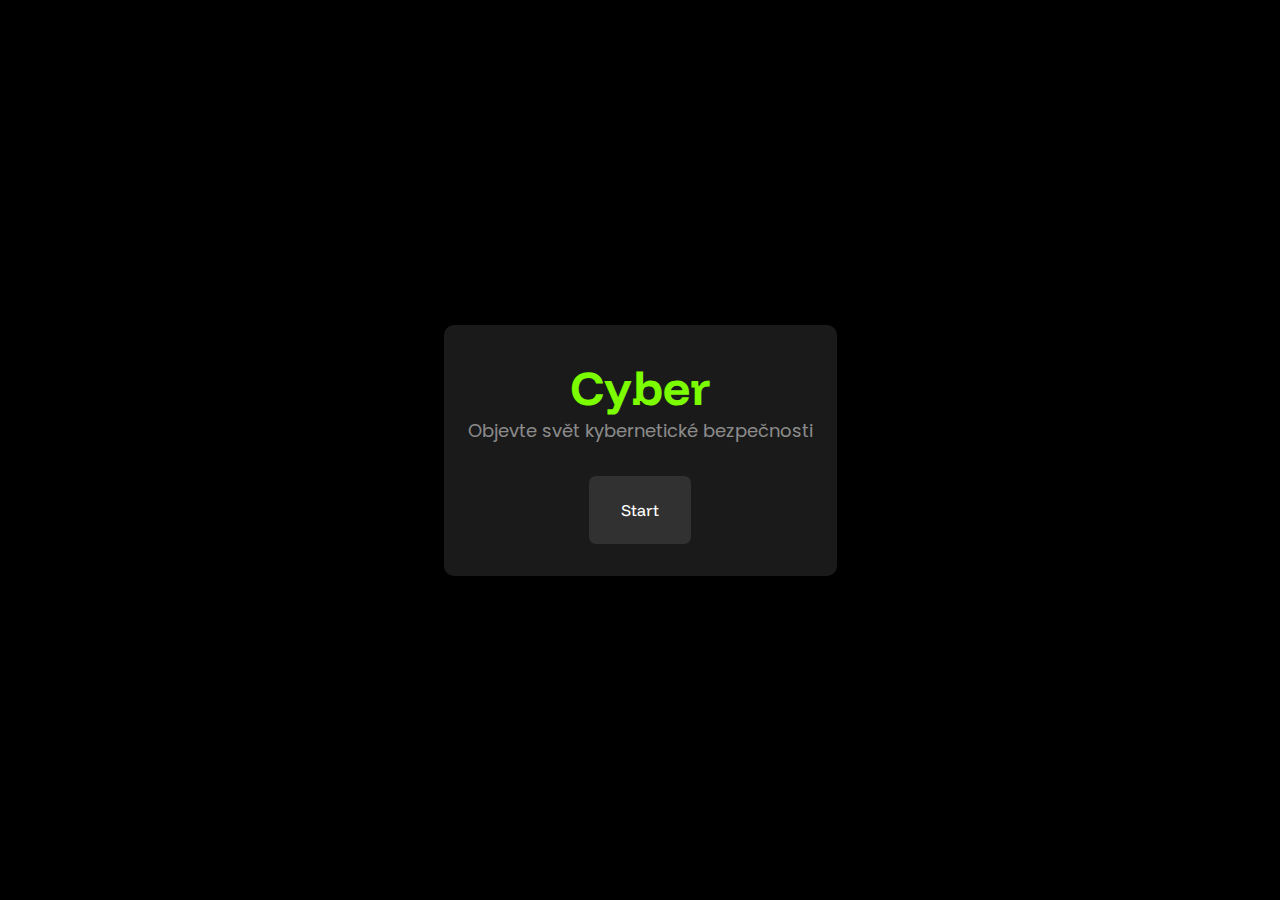
<file: index.html>
<!DOCTYPE html>
<html lang="en">
  <head>
    <meta charset="UTF-8" />
    <meta name="viewport" content="width=device-width, initial-scale=1.0" />
    <title>Cyber | Jak na phishingové e-maily</title>
    <link rel="stylesheet" href="menu.css" />
    <link rel="shortcut icon" href="/assets/logo.png" type="image/x-icon" />

    <link rel="preconnect" href="https://fonts.googleapis.com" />
    <link rel="preconnect" href="https://fonts.gstatic.com" crossorigin />
    <link
      href="https://fonts.googleapis.com/css2?family=Poppins:ital,wght@0,100;0,200;0,300;0,400;0,500;0,600;0,700;0,800;0,900;1,100;1,200;1,300;1,400;1,500;1,600;1,700;1,800;1,900&display=swap"
      rel="stylesheet"
    />

    <link rel="preconnect" href="https://fonts.googleapis.com" />
    <link rel="preconnect" href="https://fonts.gstatic.com" crossorigin />
    <link
      href="https://fonts.googleapis.com/css2?family=Funnel+Display:wght@300..800&display=swap"
      rel="stylesheet"
    />
  </head>
  <body>
    <div id="container">
      <div>
        <h1>Cyber</h1>
        <p>Objevte svět kybernetické bezpečnosti</p>
      </div>
      <a id="starter" href="/email.html"><button>Start</button></a>
    </div>
    <!-- <div id="one" class="dot"></div>
    <div id="two" class="dot"></div>
    <div id="container">
      <div id="top">
        <h1 id="logo">Cyber</h1>
        <div id="navwrapper">
          <nav>
            <ul>
              <li>Neco</li>
              <li>Neco</li>
              <li>Neoc</li>
              <li>Neoc</li>
            </ul>
          </nav>
        </div>
      </div>

      <ul>
        <li><a href="web.html">Start</a></li>
      </ul>
      <div id="main">
        <div id="contetnt">
          <h1>Objevte svět kybernetické bezpečnosti</h1>
          <button>Začít</button>
        </div>
        <div id="imgContainer">
          <img src="/assets/mainImg.png " alt="" />
        </div>
      </div>
      <div id="bottomwrapper"></div>
    </div> -->
    <script src="levels.js"></script>
  </body>
</html>
</file>
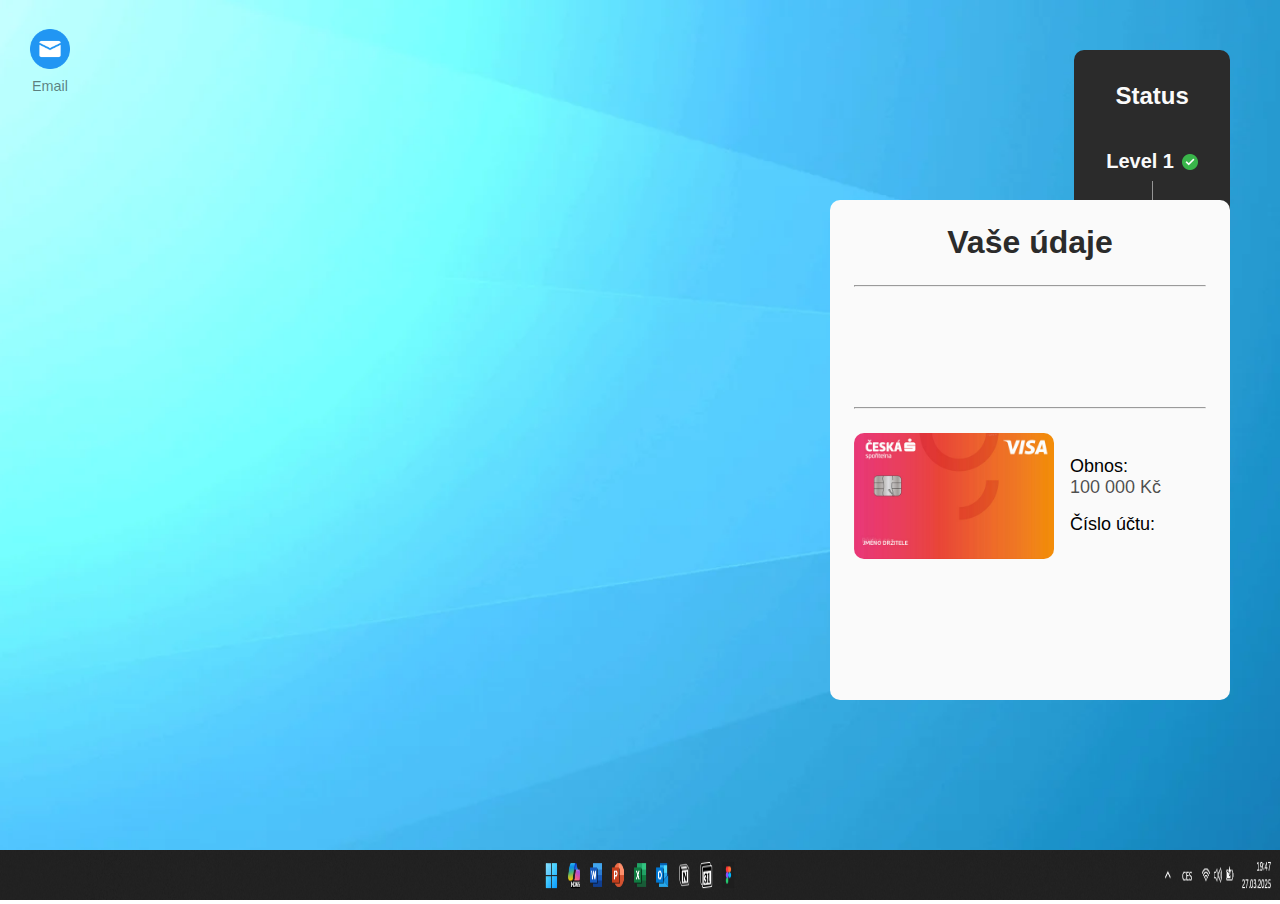
<file: desktop.html>
<!DOCTYPE html>
<html lang="en">
  <head>
    <meta charset="UTF-8" />
    <meta name="viewport" content="width=device-width, initial-scale=1.0" />
    <title>Tapeta</title>
    <link rel="stylesheet" href="desktop.css" />

    <link rel="preconnect" href="https://fonts.googleapis.com" />
    <link rel="preconnect" href="https://fonts.gstatic.com" crossorigin />
    <link
      href="https://fonts.googleapis.com/css2?family=Poppins:ital,wght@0,100;0,200;0,300;0,400;0,500;0,600;0,700;0,800;0,900;1,100;1,200;1,300;1,400;1,500;1,600;1,700;1,800;1,900&display=swap"
      rel="stylesheet"
    />

    <link rel="preconnect" href="https://fonts.googleapis.com" />
    <link rel="preconnect" href="https://fonts.gstatic.com" crossorigin />
    <link
      href="https://fonts.googleapis.com/css2?family=Funnel+Display:wght@300..800&display=swap"
      rel="stylesheet"
    />
  </head>
  <body>
    <div id="main">
      <div id="appsColumn">
        <div class="container">
          <a href="email.html">
            <button id="emailIcon">
              <img src="/assets/mail.png" alt="" />
            </button>
          </a>
          <span>Email</span>
        </div>
      </div>
      <div id="timeline">
        <h2>Status</h2>
        <div class="levels">
          <h5 id="levelOne">Level 1</h5>
          <img src="/assets/mark.png" alt="" />
        </div>
        <div class="pipe"></div>
        <div class="levels">
          <h5 id="levelTwo">Level 2</h5>
          <!-- <img  src="/assets/mark.png" alt="" /> -->
        </div>
        <div class="pipe"></div>
        <div class="levels">
          <h5 id="levelThree">Level 3</h5>
          <!-- <img src="/assets/mark.png" alt="" /> -->
        </div>
      </div>
      <div id="info">
        <h1>Vaše údaje</h1>
        <hr />
        <span id="name"></span>
        <span id="surname"></span>
        <span id="email"></span>
        <span id="password"></span>
        <hr />
        <div id="cardWrapper">
          <img id="visa" src="/assets/visa.jpg" alt="" />
          <div id="infoCardWrapper">
            <div>
              <span>Obnos:</span>
              <span class="small" id="Obnos">100 000 Kč</span>
            </div>
            <div>
              <span>Číslo účtu:</span>
              <span class="small" id="cislo_uctu"></span>
            </div>
          </div>
        </div>
      </div>
    </div>
    <div id="navbar">
      <img src="/assets/taskbar.png" alt="" />
    </div>
    <script src="desktop.js"></script>
    <script src="fill.js"></script>
  </body>
</html>
</file>
<file: menu.css>
* {
  padding: 0;
  margin: 0;
  box-sizing: border-box;
}

body {
  font-family: "Poppins", sans-serif;
  font-weight: 400;
  background-color: #000;
  height: 100vh;
  display: flex;
  justify-content: center;
  align-items: center;
}

#container {
  background-color: rgba(255, 255, 255, 0.1);
  padding: 32px 24px;
  border-radius: 10px;
  display: flex;
  flex-direction: column;
  justify-content: space-between;
  align-items: center;
  gap: 32px;
}

h1 {
  font-family: "Funnel Display", sans-serif;
  color: lawngreen;
  font-size: 3rem;
  text-align: center;
}

p {
  color: rgba(255, 255, 255, 0.5);
  font-size: 1.125rem;
  text-align: center;
}

button {
  padding: 24px 32px;
  font-size: 1rem;
  font-family: "Funnel Display", sans-serif;
  color: #fff;
  background-color: rgba(255, 255, 255, 0.1);
  border: none;
  border-radius: 7px;
  cursor: pointer;
}

a button {
  padding: 24px 32px;
  font-size: 1rem;
  font-family: "Funnel Display", sans-serif;
  color: #fff;
  cursor: pointer;
  text-decoration: none;
}
/* #container {
  background-color: rgba(255, 255, 255, 0.1);
  height: 80%;
  width: 100%;
  padding: 24px;
  z-index: 2;
  border-radius: 50px;
  position: relative;
  display: flex;
  flex-direction: column;
  justify-content: space-between;
}

#top {
  width: 100%;
  display: flex;
  justify-content: space-between;
}

#navwrapper {
  position: relative;
  top: -25px;
  right: -25px;
  width: 60%;
  height: 100px;

  z-index: 3;
  background-color: #000;

  padding: 16px 64px;
  border-radius: 0 0 0 15px;
}

#navwrapper::after {
  content: "";
  background-color: transparent;
  position: absolute;
  top: 0;
  border-radius: 0 15px 0 0;
  box-shadow: 4.4px -4.5px rgb(0, 0, 0);

  left: -20px;
  height: 20px;
  width: 20px;
}

#navwrapper::before {
  content: "";
  position: absolute;

  border-radius: 0 15px 0 0;
  box-shadow: 4.4px -4.5px rgb(0, 0, 0);

  right: 3px;
  bottom: -20px;
  width: 20px;
  height: 20px;
}

#bottomwrapper {
  position: relative;
  bottom: -25px;
  right: -25px;
  width: 40%;
  height: 150px;

  z-index: 3;
  background-color: #000;

  padding: 16px 64px;
  border-radius: 15px 0 0 0;

  align-self: flex-end;
}

#bottomwrapper::after {
  content: "";
  background-color: transparent;
  position: absolute;
  top: 0;
  border-radius: 15px 0 0 0;
  box-shadow: 4.4px 0 rgb(0, 0, 0);

  left: 0;
  height: 20px;
  width: 20px;
}

#bottomwrapper::before {
  content: "";
  position: absolute;

  border-radius: 0 0 15px 0;
  box-shadow: 4.4px 0 rgb(0, 0, 0);

  right: 0px;
  top: -20px;
  width: 20px;
  height: 20px;
}

#navwrapper nav {
  display: flex;
  height: 100%;
}
#navwrapper nav ul {
  display: flex;
  align-items: center;
  justify-content: space-between;
  padding: 0;
  gap: 64px;
}
#navwrapper nav ul li {
  list-style: none;
  color: #fff;
  display: flex;
  align-items: center;
  justify-content: center;
  border-radius: 225px;
  background-color: aqua;
  padding: 16px 32px;
  font-size: 1.125rem;
  cursor: pointer;
}

#logo {
  font-family: "Funnel Display", sans-serif;
  color: lawngreen;
  font-size: 3rem;
  margin-left: 24px;
}

h1 {
  color: #fff;
  font-size: 2.5rem;
  margin-bottom: 20px;
}

#main {
  display: flex;
}

#main div {
  height: 100%;
  width: 50%;
  display: flex;
}
#imgContainer {
  align-items: center;
}

#imgContainer img {
  height: 700px;
  width: 700px;
}

#contetnt {
  flex-direction: column;
  justify-content: flex-start;
  font-family: "Funnel Display", sans-serif;
}

#contetnt h1 {
  font-size: 8rem;
  line-height: 1em;
  font-weight: 800;
}

#contetnt button {
  padding: 20px 32px;
  width: fit-content;
  font-family: "Funnel Display", sans-serif;
  font-size: 1.125rem;
} */

/* .dot {
  position: absolute;
  background-color: transparent;
  height: 2px;
  width: 2px;
  border-radius: 50%;
  box-shadow: 0 0 2000px 100px purple;
  z-index: 1;
}

#one {
  top: 30%;
  left: 30%;
}

#two {
  bottom: 30%;
  right: 30%;
} */
</file>
<file: desktop.css>
* {
  padding: 0;
  margin: 0;
  box-sizing: border-box;
}
body {
  font-family: "Roboto", sans-serif;
  overflow: hidden;
}

#main {
  background-image: url(/assets/Windows_10.webp);
  height: calc(100vh - 50px);
  width: 100%;
  background-position: center; /* Obrázek bude vycentrovaný */
  background-size: cover;
}

#navbar {
  height: 50px;
  width: 100%;
  background-color: #2b2b2b;
  border-top: 1px #3f3f3f;
}

#appsColumn {
  display: flex;
  flex-direction: column;
  width: 100px;
  height: calc(100vh - 50px);
  padding: 24px;
  gap: 16px;
}

button {
  height: 50px;
  width: 50px;
  cursor: pointer;
  display: flex;
  justify-content: center;
  align-items: center;
  background-color: transparent;
  border: none;
}

.container button:hover {
  background-color: rgba(0, 0, 0, 0.1);
  border-radius: 10px;
}
.container button img {
  height: 40px;
  width: 40px;
}

.container span {
  font-size: 0.9rem;
  color: rgba(0, 0, 0, 0.5);
}

.container {
  display: flex;
  flex-direction: column;
  align-items: center;
  justify-content: center;
  gap: 4px;
}

#navbar img {
  width: 100%;
  height: 100%;
  background-position: center; /* Obrázek bude vycentrovaný */
  background-size: cover;
}

#timeline {
  display: flex;
  align-items: center;
  justify-content: center;
  flex-direction: column;
  gap: 8px;
  background-color: #2b2b2b;
  border-radius: 10px;
  padding: 32px;
  position: absolute;
  top: 50px;
  right: 50px;
}

.pipe {
  height: 50px;
  width: 1px;
  background-color: rgba(255, 255, 255, 0.5);
}

#timeline img {
  height: 16px;
  width: 16px;
}

#timeline .levels {
  display: flex;
  gap: 8px;
  align-items: center;
}

#timeline h5 {
  font-size: 1.25rem;
  color: #fafafa;
}

#timeline h2 {
  font-size: 1.5rem;
  color: #fafafa;
  margin-bottom: 32px;
}

#info {
  position: absolute;
  bottom: 200px;
  right: 50px;
  background-color: #fafafa;
  height: 500px;
  width: 400px;
  border-radius: 10px;
  display: flex;
  flex-direction: column;
  gap: 24px;
  z-index: 10;
  cursor: pointer;
  padding: 24px;
}

#info.active {
  bottom: 0;
}

#info h1 {
  text-align: center;
  color: #2b2b2b;
}

#info span {
  font-size: 1.125rem;
  font-weight: 500;
}

#cardWrapper {
  display: flex;
  gap: 16px;
  align-items: center;
}

#infoCardWrapper {
  display: flex;
  flex-direction: column;
  gap: 16px;
}

#infoCardWrapper div {
  display: flex;
  flex-direction: column;
  gap: 0;
}

#visa {
  border-radius: 10px;
  width: 200px;
}

.small {
  font-size: 0.9rem;
  color: rgba(0, 0, 0, 0.7);
}
</file>
